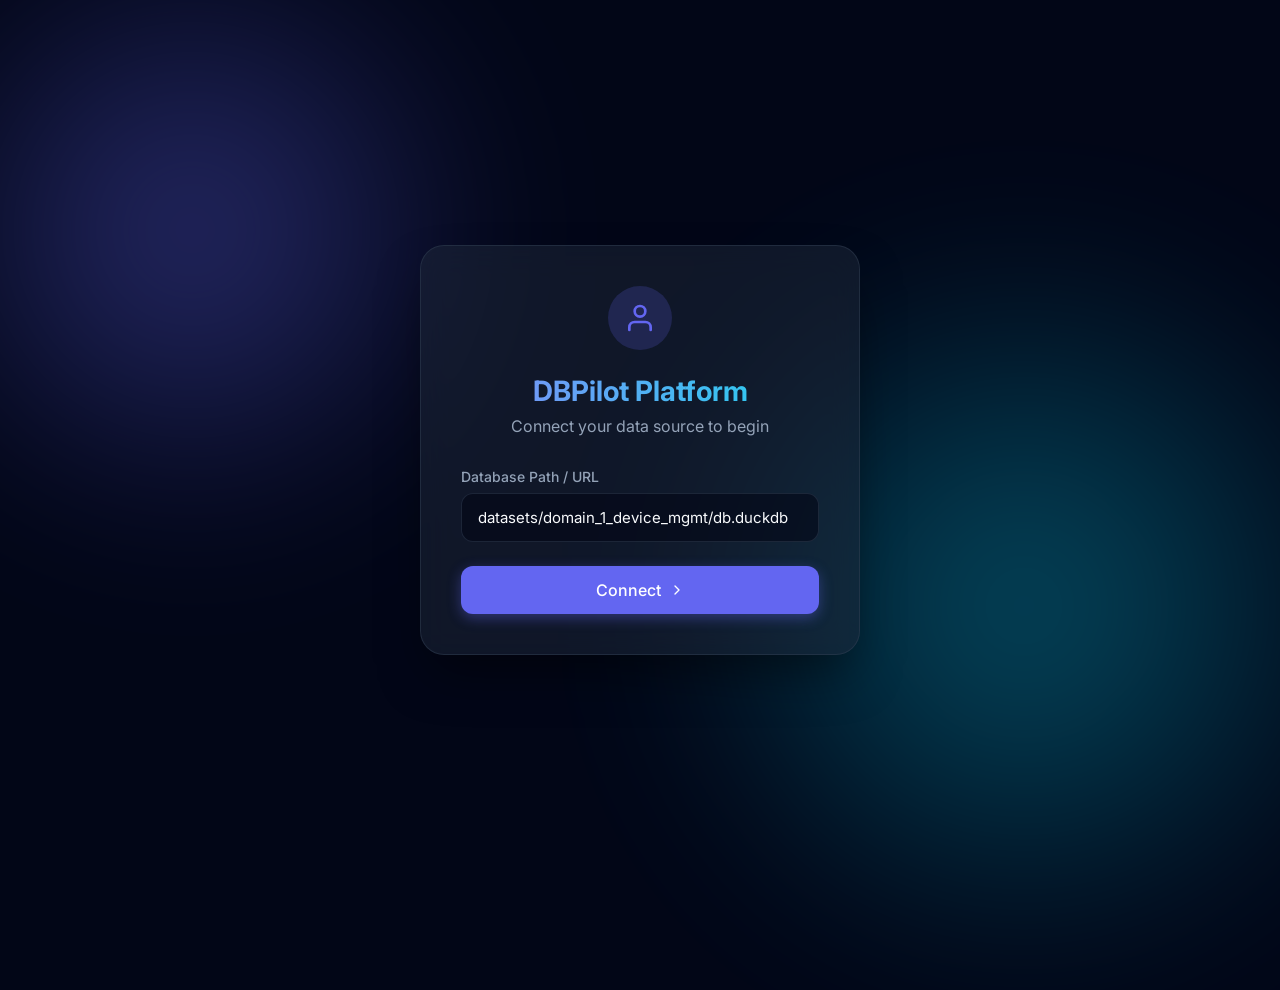
<file: agents/data/dbpilot-platform/frontend/index.html>
<!DOCTYPE html>
<html lang="en">
<head>
    <meta charset="UTF-8">
    <meta name="viewport" content="width=device-width, initial-scale=1.0">
    <title>DBPilot Platform</title>
    <meta name="description" content="Natural Language Query interface for interacting with databases seamlessly.">
    <link rel="preconnect" href="https://fonts.googleapis.com">
    <link rel="preconnect" href="https://fonts.gstatic.com" crossorigin>
    <link href="https://fonts.googleapis.com/css2?family=Inter:wght@400;500;600;700&display=swap" rel="stylesheet">
    <link rel="stylesheet" href="style.css">
</head>
<body>
    <!-- Background Elements -->
    <div class="blob blob-1"></div>
    <div class="blob blob-2"></div>
    
    <!-- Connection Screen -->
    <div id="connection-screen" class="screen glass-panel active">
        <div class="icon-container">
            <svg width="32" height="32" viewBox="0 0 24 24" fill="none" stroke="currentColor" stroke-width="2" stroke-linecap="round" stroke-linejoin="round">
                <path d="M20 21v-2a4 4 0 0 0-4-4H8a4 4 0 0 0-4 4v2"></path>
                <circle cx="12" cy="7" r="4"></circle>
            </svg>
        </div>
        <h1>DBPilot Platform</h1>
        <p>Connect your data source to begin</p>
        
        <form id="connect-form">
            <div class="input-group">
                <label for="db-path">Database Path / URL</label>
                <input type="text" id="db-path" value="datasets/domain_1_device_mgmt/db.duckdb" placeholder="Enter path...">
            </div>
            <button type="submit" class="btn primary-btn">
                Connect
                <svg width="16" height="16" viewBox="0 0 24 24" fill="none" stroke="currentColor" stroke-width="2" stroke-linecap="round" stroke-linejoin="round"><path d="m9 18 6-6-6-6"/></svg>
            </button>
        </form>
    </div>

    <!-- Main Dashboard -->
    <div id="dashboard-screen" class="screen hidden">
        <header class="glass-header">
            <div class="logo">
                <svg width="24" height="24" viewBox="0 0 24 24" fill="none" stroke="currentColor" stroke-width="2" stroke-linecap="round" stroke-linejoin="round">
                    <path d="M20 21v-2a4 4 0 0 0-4-4H8a4 4 0 0 0-4 4v2"></path>
                    <circle cx="12" cy="7" r="4"></circle>
                </svg>
                <span>DBPilot Chat</span>
            </div>
            <div class="nav-controls">
                <button id="home-btn" class="btn ghost-btn">
                    <svg width="16" height="16" viewBox="0 0 24 24" fill="none" stroke="currentColor" stroke-width="2" stroke-linecap="round" stroke-linejoin="round"><path d="m3 9 9-7 9 7v11a2 2 0 0 1-2 2H5a2 2 0 0 1-2-2z"></path><polyline points="9 22 9 12 15 12 15 22"></polyline></svg>
                    Home
                </button>
                <button id="disconnect-btn" class="btn ghost-btn text-rose">
                    <svg width="16" height="16" viewBox="0 0 24 24" fill="none" stroke="currentColor" stroke-width="2" stroke-linecap="round" stroke-linejoin="round"><path d="M9 21H5a2 2 0 0 1-2-2V5a2 2 0 0 1 2-2h4"></path><polyline points="16 17 21 12 16 7"></polyline><line x1="21" y1="12" x2="9" y2="12"></line></svg>
                    Disconnect
                </button>
            </div>
        </header>

        <main class="dashboard-content">
            <!-- Left Panel: Chat Interface -->
            <section class="chat-panel glass-panel">
                <div class="panel-header">
                    <h2>AI Assistant</h2>
                    <span class="status-indicator"></span>
                </div>
                <div class="chat-history" id="chat-history">
                    <div class="message system-msg">
                        <div class="avatar">
                            <svg width="16" height="16" viewBox="0 0 24 24" fill="none" stroke="currentColor" stroke-width="2" stroke-linecap="round" stroke-linejoin="round">
                                <path d="M20 21v-2a4 4 0 0 0-4-4H8a4 4 0 0 0-4 4v2"></path>
                                <circle cx="12" cy="7" r="4"></circle>
                            </svg>
                        </div>
                        <div class="msg-content">Hello! What would you like to know about your database?</div>
                    </div>
                </div>
                <div class="chat-input-area">
                    <textarea id="chat-input" placeholder="Type your question..." rows="1"></textarea>
                    <button id="send-btn" class="btn icon-btn" aria-label="Send Message">
                        <svg width="20" height="20" viewBox="0 0 24 24" fill="none" stroke="currentColor" stroke-width="2" stroke-linecap="round" stroke-linejoin="round"><line x1="22" y1="2" x2="11" y2="13"></line><polygon points="22 2 15 22 11 13 2 9 22 2"></polygon></svg>
                    </button>
                </div>
            </section>

            <!-- Right Panel: Data Visualization -->
            <section class="data-panel glass-panel">
                <div class="panel-header">
                    <h2>Live Data Table</h2>
                    <div class="loading-state hidden" id="loading-indicator">
                        <div class="spinner"></div>
                        <span>Executing Query...</span>
                    </div>
                </div>
                <div class="table-container">
                    <table id="data-table">
                        <thead id="table-head">
                            <!-- Dynamically populated -->
                        </thead>
                        <tbody id="table-body">
                            <tr>
                                <td colspan="100%" class="empty-state">No data fetched yet.<br><span>Ask a question in the chat to see results.</span></td>
                            </tr>
                        </tbody>
                    </table>
                </div>
                <div class="sql-debugger hidden" id="sql-debugger">
                    <div class="debugger-header">
                        <span>Generated SQL</span>
                        <button id="close-sql-btn">×</button>
                    </div>
                    <code id="sql-code-content"></code>
                </div>
            </section>
        </main>
    </div>

    <script src="script.js"></script>
</body>
</html>
</file>
<file: agents/data/dbpilot-platform/frontend/style.css>
:root {
    --bg-dark: #0f172a;
    --bg-darker: #020617;
    --glass-bg: rgba(30, 41, 59, 0.5);
    --glass-border: rgba(51, 65, 85, 0.5);
    --glass-highlight: rgba(255, 255, 255, 0.05);
    
    --primary: #6366f1;
    --primary-hover: #4f46e5;
    --secondary: #06b6d4;
    
    --text-main: #f8fafc;
    --text-muted: #94a3b8;
    
    --font-family: 'Inter', sans-serif;
}

* {
    box-sizing: border-box;
    margin: 0;
    padding: 0;
}

body {
    font-family: var(--font-family);
    background-color: var(--bg-darker);
    color: var(--text-main);
    min-height: 100vh;
    overflow: hidden;
    position: relative;
    display: flex;
    justify-content: center;
    align-items: center;
}

/* Background Animated Blobs */
.blob {
    position: absolute;
    filter: blur(80px);
    z-index: -1;
    opacity: 0.4;
    border-radius: 50%;
    animation: float 10s infinite alternate ease-in-out;
}

.blob-1 {
    top: -10%;
    left: -10%;
    width: 50vw;
    height: 50vw;
    background: radial-gradient(circle, var(--primary) 0%, transparent 70%);
}

.blob-2 {
    bottom: -10%;
    right: -10%;
    width: 60vw;
    height: 60vw;
    background: radial-gradient(circle, var(--secondary) 0%, transparent 70%);
    animation-delay: -5s;
}

@keyframes float {
    0% { transform: translate(0, 0) scale(1); }
    100% { transform: translate(5%, 5%) scale(1.1); }
}

/* Layout Screens */
.screen {
    display: none;
    width: 100%;
    height: 100vh;
}

.screen.active {
    display: flex;
}

/* Glassmorphism Classes */
.glass-panel {
    background: var(--glass-bg);
    backdrop-filter: blur(16px);
    -webkit-backdrop-filter: blur(16px);
    border: 1px solid var(--glass-border);
    box-shadow: 0 25px 50px -12px rgba(0, 0, 0, 0.5);
}

.glass-header {
    background: rgba(15, 23, 42, 0.8);
    backdrop-filter: blur(12px);
    border-bottom: 1px solid var(--glass-border);
    height: 64px;
    display: flex;
    justify-content: space-between;
    align-items: center;
    padding: 0 24px;
}

/* Connection Screen */
#connection-screen {
    flex-direction: column;
    max-width: 440px;
    height: auto;
    padding: 40px;
    border-radius: 24px;
    animation: slideUp 0.6s cubic-bezier(0.16, 1, 0.3, 1) forwards;
}

@keyframes slideUp {
    from { opacity: 0; transform: translateY(30px); }
    to { opacity: 1; transform: translateY(0); }
}

#connection-screen .icon-container {
    width: 64px;
    height: 64px;
    background: rgba(99, 102, 241, 0.2);
    border-radius: 50%;
    display: flex;
    align-items: center;
    justify-content: center;
    margin: 0 auto 24px;
    color: var(--primary);
}

#connection-screen h1 {
    text-align: center;
    font-size: 28px;
    margin-bottom: 8px;
    background: linear-gradient(to right, #818cf8, #22d3ee);
    -webkit-background-clip: text;
    color: transparent;
}

#connection-screen p {
    text-align: center;
    color: var(--text-muted);
    margin-bottom: 32px;
}

.input-group {
    display: flex;
    flex-direction: column;
    margin-bottom: 24px;
}

.input-group label {
    font-size: 14px;
    color: var(--text-muted);
    margin-bottom: 8px;
    font-weight: 500;
}

.input-group input {
    background: rgba(2, 6, 23, 0.6);
    border: 1px solid var(--glass-border);
    border-radius: 12px;
    padding: 14px 16px;
    color: var(--text-main);
    font-family: var(--font-family);
    font-size: 15px;
    outline: none;
    transition: all 0.2s ease;
}

.input-group input:focus {
    border-color: var(--primary);
    box-shadow: 0 0 0 3px rgba(99, 102, 241, 0.2);
}

.btn {
    font-family: var(--font-family);
    cursor: pointer;
    border: none;
    outline: none;
    display: flex;
    align-items: center;
    justify-content: center;
    gap: 8px;
    transition: all 0.2s ease;
    border-radius: 12px;
    font-weight: 500;
}

.primary-btn {
    width: 100%;
    background: var(--primary);
    color: white;
    padding: 14px;
    font-size: 16px;
    box-shadow: 0 4px 14px rgba(99, 102, 241, 0.4);
}

.primary-btn:hover {
    background: var(--primary-hover);
    transform: translateY(-2px);
    box-shadow: 0 6px 20px rgba(99, 102, 241, 0.5);
}

.primary-btn:active {
    transform: translateY(0);
}

.ghost-btn {
    background: transparent;
    color: var(--text-muted);
    padding: 8px 16px;
}

.ghost-btn:hover {
    color: white;
    background: var(--glass-highlight);
}

/* Dashboard Screen */
#dashboard-screen {
    flex-direction: column;
    animation: fadeIn 0.4s ease forwards;
}

@keyframes fadeIn {
    from { opacity: 0; }
    to { opacity: 1; }
}

.logo {
    display: flex;
    align-items: center;
    gap: 12px;
    color: var(--primary);
    font-weight: 600;
    font-size: 18px;
}

.logo span {
    color: var(--text-main);
}

.dashboard-content {
    display: flex;
    flex: 1;
    overflow: hidden;
    padding: 24px;
    gap: 24px;
}

/* Chat Panel */
.chat-panel {
    flex: 1;
    max-width: 400px;
    border-radius: 16px;
    display: flex;
    flex-direction: column;
    overflow: hidden;
}

.panel-header {
    padding: 16px 20px;
    border-bottom: 1px solid var(--glass-border);
    background: rgba(15, 23, 42, 0.4);
    display: flex;
    justify-content: space-between;
    align-items: center;
}

.nav-controls {
    display: flex;
    gap: 8px;
}

.text-rose {
    color: #f43f5e;
}
.text-rose:hover {
    color: #e11d48;
    background: rgba(244, 63, 94, 0.1);
}

.panel-header h2 {
    font-size: 16px;
    font-weight: 600;
}

.status-indicator {
    width: 8px;
    height: 8px;
    border-radius: 50%;
    background: #10b981;
    box-shadow: 0 0 8px #10b981;
}

.chat-history {
    flex: 1;
    overflow-y: auto;
    padding: 20px;
    display: flex;
    flex-direction: column;
    gap: 16px;
    scroll-behavior: smooth;
}

.message {
    display: flex;
    gap: 12px;
    max-width: 90%;
    animation: slideIn 0.3s ease;
}

@keyframes slideIn {
    from { opacity: 0; transform: translateY(10px); }
    to { opacity: 1; transform: translateY(0); }
}

.message.user-msg {
    align-self: flex-end;
    flex-direction: row-reverse;
}

.message .avatar {
    width: 32px;
    height: 32px;
    border-radius: 50%;
    display: flex;
    align-items: center;
    justify-content: center;
    flex-shrink: 0;
}

.system-msg .avatar {
    background: rgba(99, 102, 241, 0.2);
    color: var(--primary);
}

.user-msg .avatar {
    background: rgba(6, 182, 212, 0.2);
    color: var(--secondary);
}

.msg-content {
    background: rgba(2, 6, 23, 0.5);
    padding: 12px 16px;
    border-radius: 16px;
    font-size: 14px;
    line-height: 1.5;
    color: var(--text-main);
    border: 1px solid var(--glass-border);
}

.user-msg .msg-content {
    background: var(--primary);
    border-color: var(--primary-hover);
    border-top-right-radius: 4px;
}

.system-msg .msg-content {
    border-top-left-radius: 4px;
}

.chat-input-area {
    padding: 16px;
    border-top: 1px solid var(--glass-border);
    display: flex;
    gap: 12px;
    background: rgba(15, 23, 42, 0.4);
}

.chat-input-area textarea {
    flex: 1;
    background: rgba(2, 6, 23, 0.6);
    border: 1px solid var(--glass-border);
    border-radius: 24px;
    padding: 12px 20px;
    color: var(--text-main);
    font-family: var(--font-family);
    font-size: 14px;
    resize: none;
    outline: none;
    max-height: 120px;
}

.chat-input-area textarea:focus {
    border-color: var(--primary);
}

.icon-btn {
    width: 44px;
    height: 44px;
    border-radius: 50%;
    background: var(--primary);
    color: white;
    flex-shrink: 0;
}

.icon-btn:hover {
    background: var(--primary-hover);
    transform: scale(1.05);
}

.icon-btn:disabled {
    background: var(--glass-border);
    color: var(--text-muted);
    cursor: not-allowed;
    transform: none;
}

/* Data Panel */
.data-panel {
    flex: 2;
    border-radius: 16px;
    display: flex;
    flex-direction: column;
    overflow: hidden;
    position: relative;
}

.loading-state {
    display: flex;
    align-items: center;
    gap: 8px;
    font-size: 13px;
    color: var(--secondary);
}

.spinner {
    width: 12px;
    height: 12px;
    border: 2px solid rgba(6, 182, 212, 0.3);
    border-top-color: var(--secondary);
    border-radius: 50%;
    animation: spin 1s linear infinite;
}

@keyframes spin {
    to { transform: rotate(360deg); }
}

.table-container {
    flex: 1;
    overflow: auto;
    padding: 16px;
}

table {
    width: 100%;
    border-collapse: collapse;
    text-align: left;
    font-size: 14px;
}

th {
    padding: 12px 16px;
    color: var(--text-muted);
    font-weight: 500;
    text-transform: uppercase;
    letter-spacing: 0.05em;
    font-size: 12px;
    position: sticky;
    top: 0;
    background: var(--bg-dark);
    z-index: 1;
    border-bottom: 1px solid var(--glass-border);
}

td {
    padding: 16px;
    border-bottom: 1px solid rgba(51, 65, 85, 0.3);
}

tbody tr:hover {
    background: rgba(255, 255, 255, 0.02);
}

.empty-state {
    text-align: center;
    padding: 60px 20px;
    color: var(--text-muted);
    border: none;
}

.empty-state span {
    font-size: 12px;
    opacity: 0.6;
    display: block;
    margin-top: 8px;
}

.hidden {
    display: none !important;
}

/* SQL Debugger Snippet */
.sql-debugger {
    position: absolute;
    bottom: 0;
    left: 0;
    right: 0;
    background: rgba(2, 6, 23, 0.95);
    border-top: 1px solid var(--glass-border);
    padding: 16px;
    backdrop-filter: blur(8px);
    animation: slideUp 0.3s ease;
}

.debugger-header {
    display: flex;
    justify-content: space-between;
    align-items: center;
    margin-bottom: 8px;
    font-size: 12px;
    color: var(--text-muted);
    text-transform: uppercase;
    letter-spacing: 0.05em;
}

.debugger-header button {
    background: none;
    border: none;
    color: var(--text-muted);
    font-size: 20px;
    cursor: pointer;
}

.debugger-header button:hover {
    color: white;
}

#sql-code-content {
    display: block;
    font-family: monospace;
    color: #a78bfa;
    font-size: 13px;
    white-space: pre-wrap;
    line-height: 1.5;
}

/* Markdown specific styling injected into messages */
.msg-content strong {
    color: white;
}
.msg-content code {
    background: rgba(0,0,0,0.3);
    padding: 2px 4px;
    border-radius: 4px;
    font-family: monospace;
    font-size: 12px;
}
</file>
